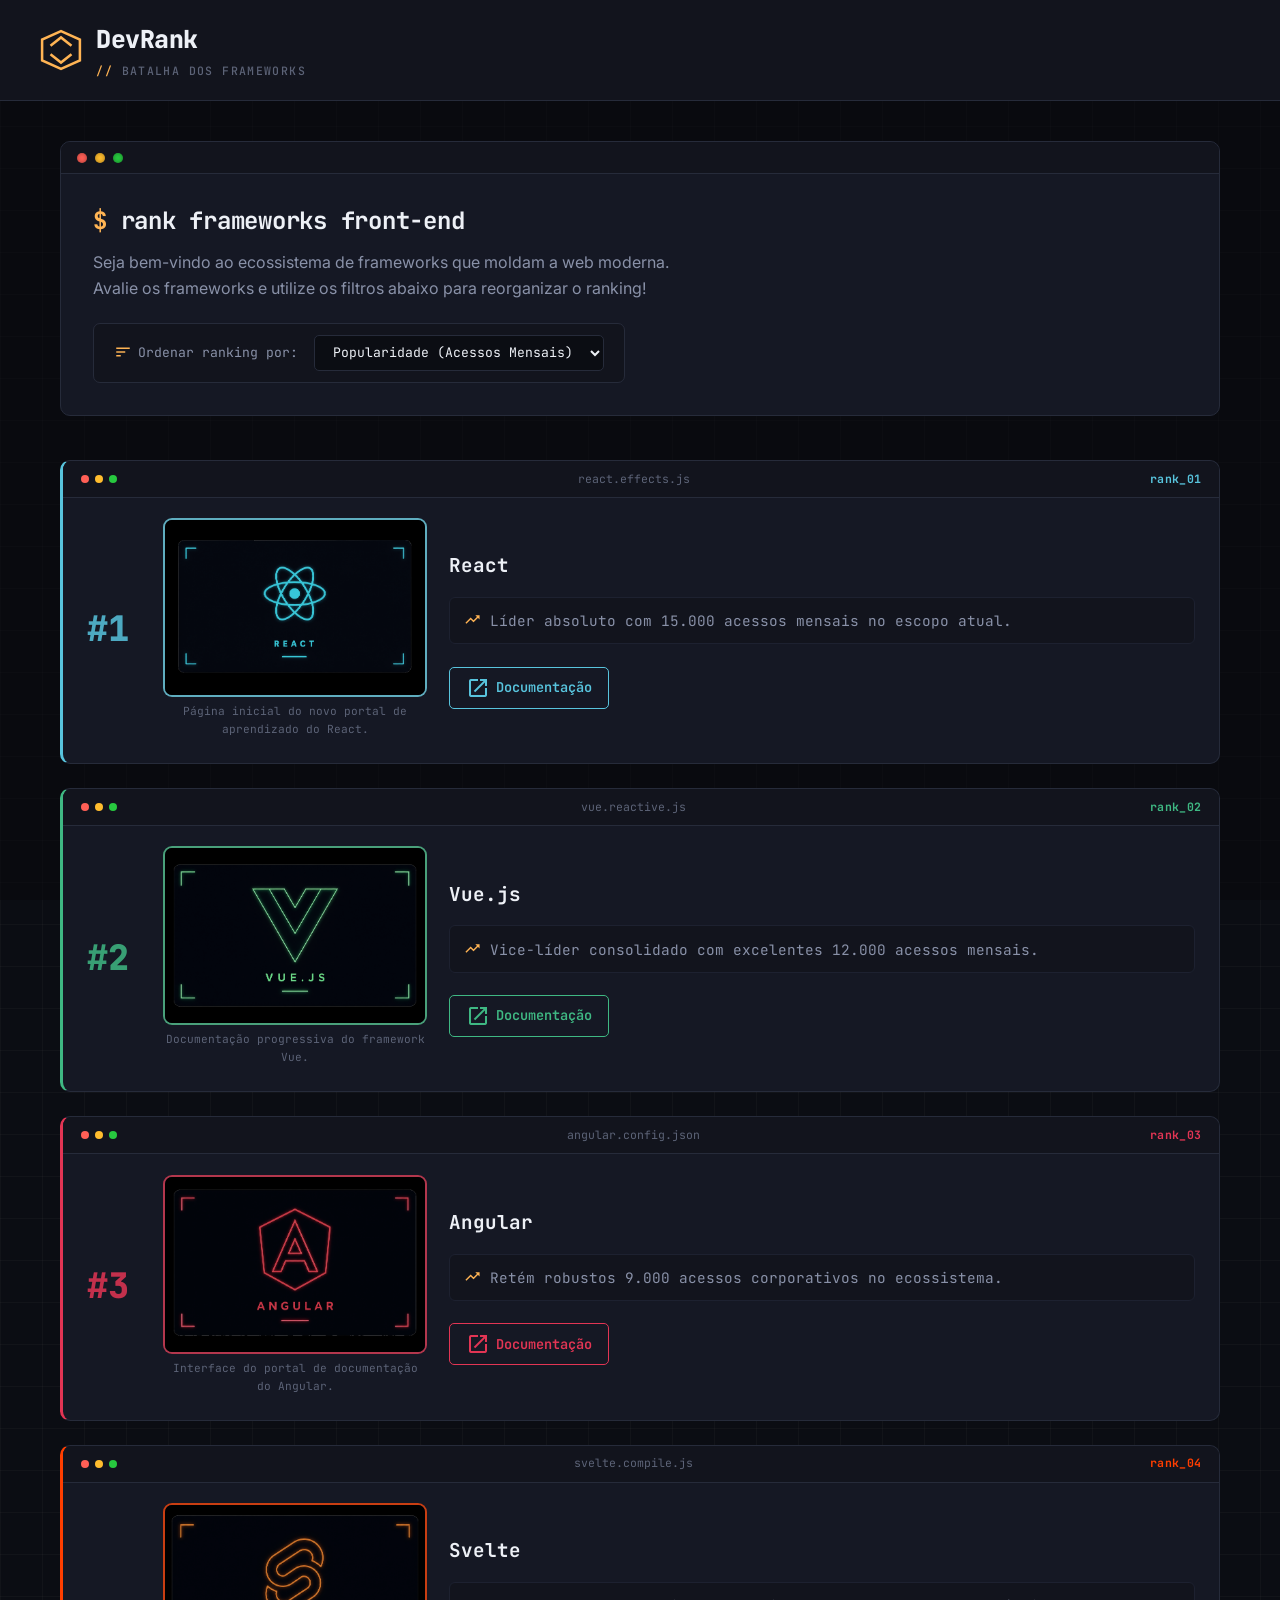
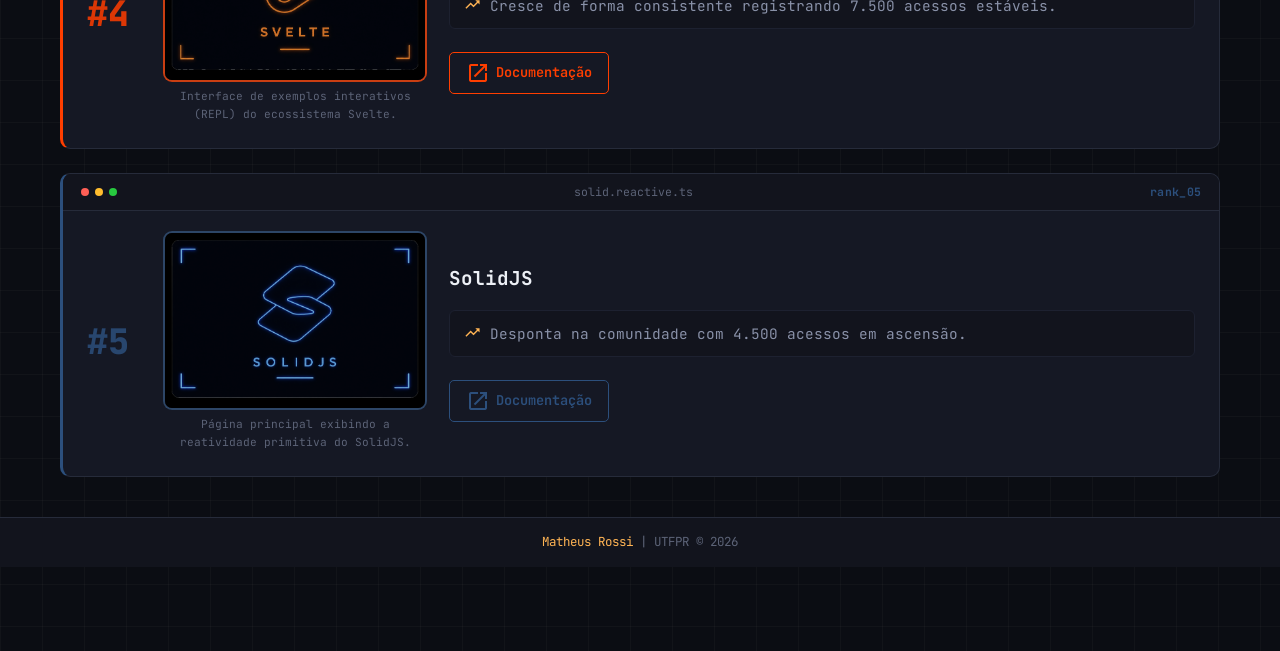
<file: index.html>
<!DOCTYPE html>
<html lang="pt-BR">
<head>
    <meta charset="UTF-8">
    <meta name="viewport" content="width=device-width, initial-scale=1.0">
    <title>DevRank - Batalha dos Frameworks Front-End</title>
    <link rel="icon" type="image/png" href="favicon-16.png">
    <link href="https://fonts.googleapis.com/icon?family=Material+Icons" rel="stylesheet">
    <link rel="preconnect" href="https://fonts.googleapis.com">
    <link rel="preconnect" href="https://fonts.gstatic.com" crossorigin>
    <link href="https://fonts.googleapis.com/css2?family=JetBrains+Mono:wght=400;500;700;800&family=Inter:wght=400;500;600;700&display=swap" rel="stylesheet">
    <link rel="stylesheet" href="style.css">
</head>
<body data-sort="views">

    <canvas id="matrix-rain" aria-hidden="true"></canvas>

    <header class="site-header">
        <div class="header-container">
            <svg class="site-logo" width="42" height="42" viewBox="0 0 100 100" xmlns="http://www.w3.org/2000/svg">
                <polygon points="50,5 95,25 95,75 50,95 5,75 5,25" fill="none" stroke="#ffb454" stroke-width="6"/>
                <polyline points="25,40 50,20 75,40" fill="none" stroke="#ffb454" stroke-width="6"/>
                <polyline points="25,60 50,80 75,60" fill="none" stroke="#ffb454" stroke-width="6"/>
            </svg>
            <h1 class="site-title">DevRank<span class="subtitle">Batalha dos Frameworks</span></h1>
        </div>
    </header>

    <main class="main-content">
        <section class="intro-section">
            <div class="console-bar">
                <span class="console-dot d1"></span>
                <span class="console-dot d2"></span>
                <span class="console-dot d3"></span>
                <span class="console-path"></span>
            </div>
            <div class="intro-body">
                <h2>rank frameworks front-end</h2>
                <p>Seja bem-vindo ao ecossistema de frameworks que moldam a web moderna. Avalie os frameworks e utilize os filtros abaixo para reorganizar o ranking!</p>

                <div class="controls-container">
                    <label for="sort-criteria"><span class="material-icons">sort</span> Ordenar ranking por:</label>
                    <select id="sort-criteria" class="sort-dropdown">
                        <option value="views" selected>Popularidade (Acessos Mensais)</option>
                        <option value="date">Data de Lançamento</option>
                        <option value="alpha">Ordem Alfabética (A-Z)</option>
                    </select>
                </div>
            </div>
        </section>

        <section id="ranking-list" class="ranking-container">

            <!-- Item 1: Angular -->
            <article class="ranking-item" data-title="Angular" data-views="9000" data-date="2016-09-14">
                <div class="item-topbar">
                    <div class="dots"><span></span><span></span><span></span></div>
                    <span class="filename">angular.config.json</span>
                    <span class="rank-tag"></span>
                </div>
                <div class="ranking-item-grid">
                    <span class="rank-badge"></span>
                    <figure class="item-media">
                        <picture>
                            <source media="(max-width: 600px)" srcset="angular-card.png">
                            <img src="angular-card.png" alt="Captura de tela da página oficial do Angular dev.">
                        </picture>
                        <figcaption>Interface do portal de documentação do Angular.</figcaption>
                    </figure>
                    <div class="item-info">
                        <h3>Angular</h3>
                        <p class="explanation exp-views"><span class="material-icons">trending_up</span> Retém robustos 9.000 acessos corporativos no ecossistema.</p>
                        <p class="explanation exp-date"><span class="material-icons">calendar_today</span> Remodelado completamente em 14/09/2016.</p>
                        <p class="explanation exp-alpha"><span class="material-icons">sort_by_alpha</span> Conquistou o topo da lista na letra A.</p>
                        <a href="https://angular.dev" target="_blank" rel="noopener" class="item-link"><span class="material-icons">launch</span> Documentação</a>
                    </div>
                </div>
            </article>

            <!-- Item 2: React -->
            <article class="ranking-item" data-title="React" data-views="15000" data-date="2013-05-29">
                <div class="item-topbar">
                    <div class="dots"><span></span><span></span><span></span></div>
                    <span class="filename">react.effects.js</span>
                    <span class="rank-tag"></span>
                </div>
                <div class="ranking-item-grid">
                    <span class="rank-badge"></span>
                    <figure class="item-media">
                        <picture>
                           <source media="(max-width: 600px)" srcset="react-card.png">
                            <img src="react-card.png" alt="Card do React">
                        </picture>
                        <figcaption>Página inicial do novo portal de aprendizado do React.</figcaption>
                    </figure>
                    <div class="item-info">
                        <h3>React</h3>
                        <p class="explanation exp-views"><span class="material-icons">trending_up</span> Líder absoluto com 15.000 acessos mensais no escopo atual.</p>
                        <p class="explanation exp-date"><span class="material-icons">calendar_today</span> Lançado na data histórica de 29/05/2013.</p>
                        <p class="explanation exp-alpha"><span class="material-icons">sort_by_alpha</span> Filtrado sob a letra R em nossa escala.</p>
                        <a href="https://react.dev" target="_blank" rel="noopener" class="item-link"><span class="material-icons">launch</span> Documentação</a>
                    </div>
                </div>
            </article>

            <!-- Item 3: SolidJS -->
            <article class="ranking-item" data-title="SolidJS" data-views="4500" data-date="2021-06-01">
                <div class="item-topbar">
                    <div class="dots"><span></span><span></span><span></span></div>
                    <span class="filename">solid.reactive.ts</span>
                    <span class="rank-tag"></span>
                </div>
                <div class="ranking-item-grid">
                    <span class="rank-badge"></span>
                    <figure class="item-media">
                        <picture>
                            <source media="(max-width: 600px)" srcset="solidjs-card.png">
                            <img src="solidjs-card.png" alt="Captura de tela da documentação do SolidJS.">
                        </picture>
                        <figcaption>Página principal exibindo a reatividade primitiva do SolidJS.</figcaption>
                    </figure>
                    <div class="item-info">
                        <h3>SolidJS</h3>
                        <p class="explanation exp-views"><span class="material-icons">trending_up</span> Desponta na comunidade com 4.500 acessos em ascensão.</p>
                        <p class="explanation exp-date"><span class="material-icons">calendar_today</span> Uma adição moderna lançada oficialmente em 01/06/2021.</p>
                        <p class="explanation exp-alpha"><span class="material-icons">sort_by_alpha</span> Classificado sob a letra S (Solid) no índice alfabético.</p>
                        <a href="https://www.solidjs.com" target="_blank" rel="noopener" class="item-link"><span class="material-icons">launch</span> Documentação</a>
                    </div>
                </div>
            </article>

            <!-- Item 4: Svelte -->
            <article class="ranking-item" data-title="Svelte" data-views="7500" data-date="2016-11-26">
                <div class="item-topbar">
                    <div class="dots"><span></span><span></span><span></span></div>
                    <span class="filename">svelte.compile.js</span>
                    <span class="rank-tag"></span>
                </div>
                <div class="ranking-item-grid">
                    <span class="rank-badge"></span>
                    <figure class="item-media">
                        <picture>
                            <source media="(max-width: 600px)" srcset="svelte-card.png">
                            <img src="svelte-card.png" alt="Captura de tela do site oficial do Svelte.">
                        </picture>
                        <figcaption>Interface de exemplos interativos (REPL) do ecossistema Svelte.</figcaption>
                    </figure>
                    <div class="item-info">
                        <h3>Svelte</h3>
                        <p class="explanation exp-views"><span class="material-icons">trending_up</span> Cresce de forma consistente registrando 7.500 acessos estáveis.</p>
                        <p class="explanation exp-date"><span class="material-icons">calendar_today</span> Lançado em sua primeira versão conceitual em 26/11/2016.</p>
                        <p class="explanation exp-alpha"><span class="material-icons">sort_by_alpha</span> Organizado sob a letra S em nossa listagem sequencial.</p>
                        <a href="https://svelte.dev" target="_blank" rel="noopener" class="item-link"><span class="material-icons">launch</span> Documentação</a>
                    </div>
                </div>
            </article>

            <!-- Item 5: VueJS -->
            <article class="ranking-item" data-title="VueJS" data-views="12000" data-date="2014-02-03">
                <div class="item-topbar">
                    <div class="dots"><span></span><span></span><span></span></div>
                    <span class="filename">vue.reactive.js</span>
                    <span class="rank-tag"></span>
                </div>
                <div class="ranking-item-grid">
                    <span class="rank-badge"></span>
                    <figure class="item-media">
                        <picture>
                            <source media="(max-width: 600px)" srcset="vue-card.png">
                            <img src="vue-card.png" alt="Captura de tela do site oficial do Vue.js.">
                        </picture>
                        <figcaption>Documentação progressiva do framework Vue.</figcaption>
                    </figure>
                    <div class="item-info">
                        <h3>Vue.js</h3>
                        <p class="explanation exp-views"><span class="material-icons">trending_up</span> Vice-líder consolidado com excelentes 12.000 acessos mensais.</p>
                        <p class="explanation exp-date"><span class="material-icons">calendar_today</span> Criado e disponibilizado publicamente em 03/02/2014.</p>
                        <p class="explanation exp-alpha"><span class="material-icons">sort_by_alpha</span> Filtrado sob a letra V em nossa escala final.</p>
                        <a href="https://vuejs.org" target="_blank" rel="noopener" class="item-link"><span class="material-icons">launch</span> Documentação</a>
                    </div>
                </div>
            </article>

        </section>
    </main>

    <footer class="site-footer">
        <p><span class="prompt">Matheus Rossi</span> | UTFPR © 2026</p>
    </footer>

    <script>
        (() => {
            const canvas = document.getElementById("matrix-rain");
            const ctx = canvas.getContext("2d");
            const prefersReduced = window.matchMedia("(prefers-reduced-motion: reduce)").matches;

            const fontSize = 15;
            const glyphs = "01{}[]()<>/\\;:.,+-*=!@#$%^&_~ABCDEFGHIJKLMNOPQRSTUVWXYZ";
            let columns = 0;
            let drops = [];

            function setup() {
                canvas.width = window.innerWidth;
                canvas.height = window.innerHeight;
                columns = Math.floor(canvas.width / fontSize);
                drops = new Array(columns).fill(0).map(() => Math.random() * -80);
            }

            function draw() {
                ctx.fillStyle = "rgba(11, 13, 19, 0.14)";
                ctx.fillRect(0, 0, canvas.width, canvas.height);

                ctx.font = fontSize + 'px "JetBrains Mono", monospace';
                ctx.lineWidth = 0.7;

                for (let i = 0; i < columns; i++) {
                    const glyph = glyphs[Math.floor(Math.random() * glyphs.length)];
                    const x = i * fontSize;
                    const y = drops[i] * fontSize;

                    ctx.strokeStyle = "rgba(180, 188, 210, 0.4)";
                    ctx.strokeText(glyph, x, y);

                    ctx.fillStyle = "#000000";
                    ctx.fillText(glyph, x, y);

                    if (drops[i] * fontSize > canvas.height && Math.random() > 0.975) {
                        drops[i] = 0;
                    }
                    drops[i]++;
                }
            }

            setup();
            window.addEventListener("resize", setup);

            if (!prefersReduced) {
                setInterval(draw, 55);
            } else {
                ctx.fillStyle = "#0b0d13";
                ctx.fillRect(0, 0, canvas.width, canvas.height);
            }
        })();

        document.addEventListener("DOMContentLoaded", () => {
            const select = document.getElementById("sort-criteria");
            const container = document.getElementById("ranking-list");

            function sortItems(criterion) {
                const items = Array.from(container.querySelectorAll(".ranking-item"));

                items.sort((a, b) => {
                    if (criterion === "alpha") {
                        return a.getAttribute("data-title").localeCompare(b.getAttribute("data-title"));
                    }
                    if (criterion === "views") {
                        return parseInt(b.getAttribute("data-views")) - parseInt(a.getAttribute("data-views"));
                    }
                    if (criterion === "date") {
                        return new Date(b.getAttribute("data-date")) - new Date(a.getAttribute("data-date"));
                    }
                });

                items.forEach(item => container.appendChild(item));
                document.body.setAttribute("data-sort", criterion);
            }

            select.addEventListener("change", (e) => sortItems(e.target.value));
            sortItems(select.value);
        });
    </script>
</body>
</html>
</file>
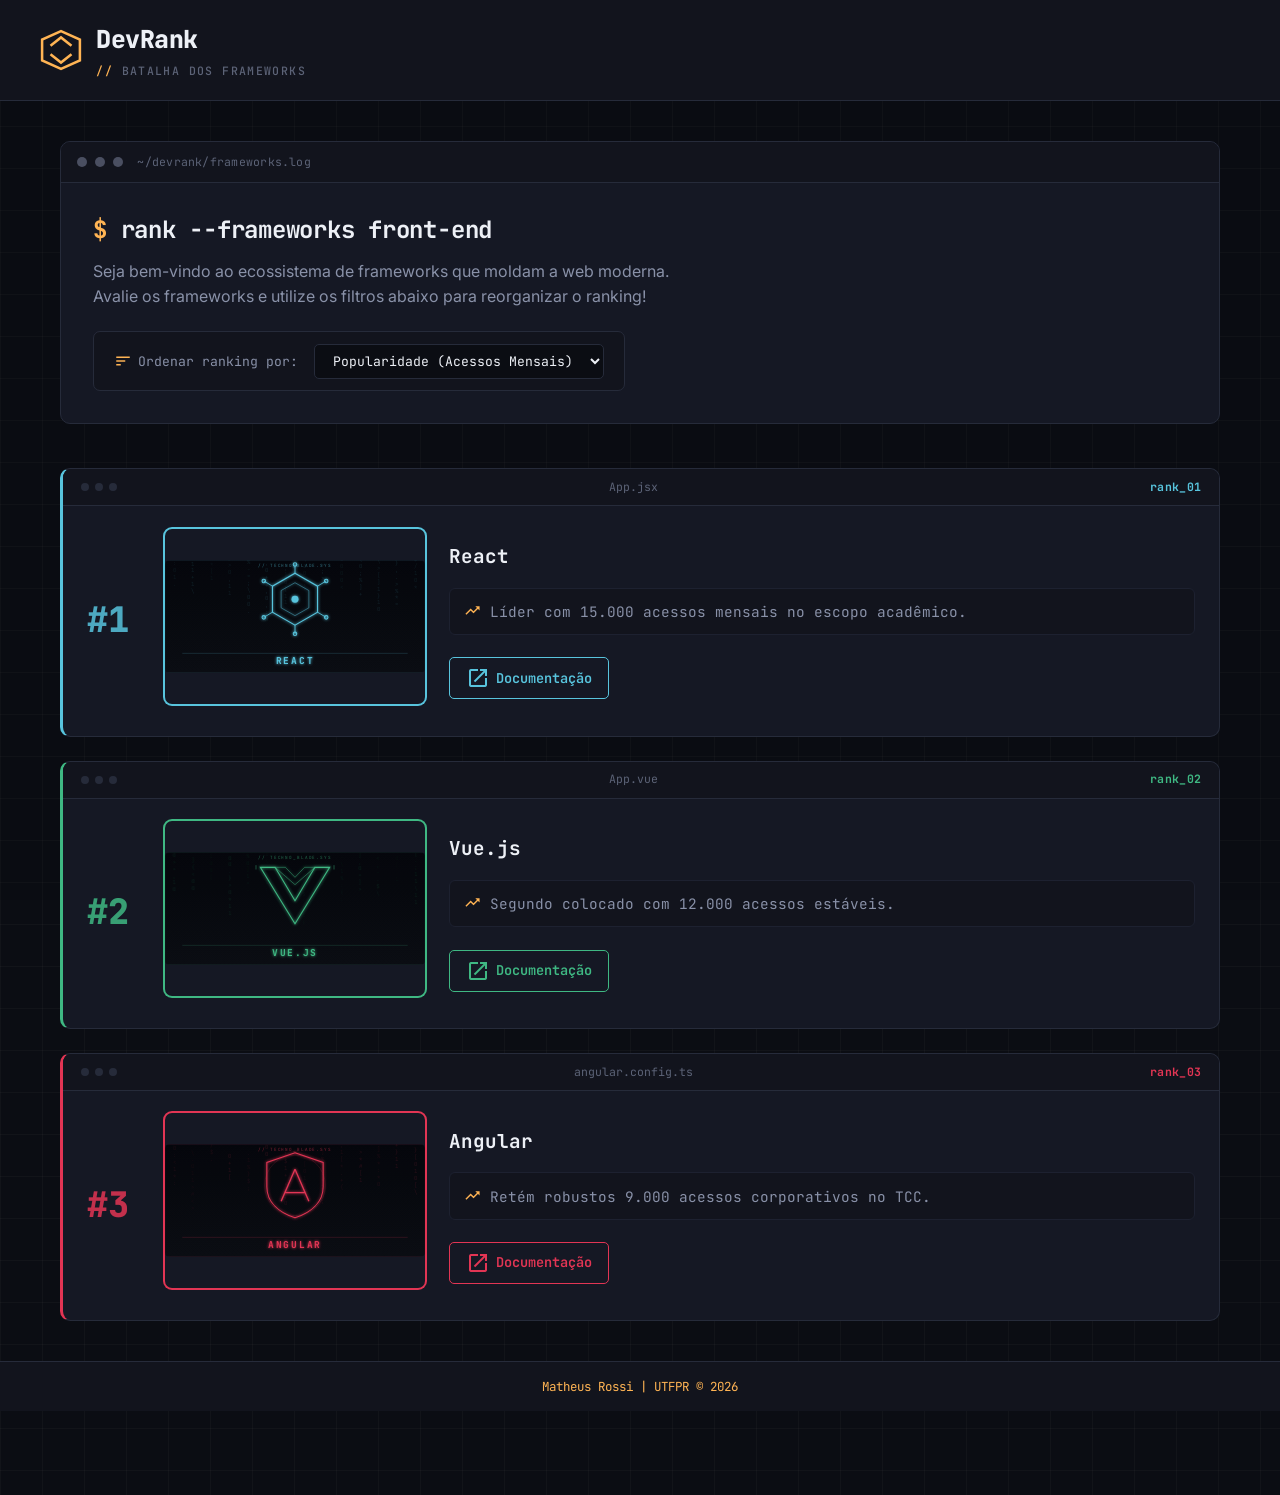
<file: index.html.html>
<!DOCTYPE html>
<html lang="pt-BR">
<head>
    <meta charset="UTF-8">
    <meta name="viewport" content="width=device-width, initial-scale=1.0">
    <title>DevRank - Batalha dos Frameworks Front-End</title>
    <link href="https://fonts.googleapis.com/icon?family=Material+Icons" rel="stylesheet">
    <link rel="preconnect" href="https://fonts.googleapis.com">
    <link rel="preconnect" href="https://fonts.gstatic.com" crossorigin>
    <link href="https://fonts.googleapis.com/css2?family=JetBrains+Mono:wght@400;500;700;800&family=Inter:wght@400;500;600;700&display=swap" rel="stylesheet">
    <style>
        :root {
            /* -- base tokens: tema "editor de código" -- */
            --bg: #0b0d13;
            --bg-grid-line: rgba(255,255,255,0.028);
            --panel: #151824;
            --panel-alt: #12141d;
            --hairline: #262b3a;
            --hairline-soft: #1d2130;
            --text-primary: #edf0f6;
            --text-secondary: #8991a8;
            --text-muted: #5c6377;
            --ui-accent: #ffb454;
            --ui-accent-dim: rgba(255, 180, 84, 0.14);

            /* -- cores de marca: uma por framework, usadas nos próprios cards -- */
            --angular: #e23554;
            --react: #58c4dd;
            --vue: #3fb883;

            --font-mono: 'JetBrains Mono', 'Consolas', monospace;
            --font-sans: 'Inter', 'Segoe UI', Tahoma, sans-serif;
        }

        * { box-sizing: border-box; margin: 0; padding: 0; }

        body {
            background-color: var(--bg);
            background-image:
                linear-gradient(var(--bg-grid-line) 1px, transparent 1px),
                linear-gradient(90deg, var(--bg-grid-line) 1px, transparent 1px);
            background-size: 42px 42px;
            color: var(--text-primary);
            font-family: var(--font-sans);
            line-height: 1.6;
            padding-bottom: 84px;
        }

        /* ================= HEADER ================= */
        .site-header {
            background-color: var(--panel-alt);
            border-bottom: 1px solid var(--hairline);
            padding: 1.25rem 1.5rem;
            position: sticky;
            top: 0;
            z-index: 100;
        }

        .header-container {
            max-width: 1200px;
            margin: 0 auto;
            display: flex;
            align-items: center;
            gap: 0.9rem;
        }

        .site-logo { transition: transform 0.3s ease; flex-shrink: 0; }
        .site-logo:hover { transform: rotate(15deg); }

        .site-title {
            font-family: var(--font-mono);
            font-size: 1.55rem;
            font-weight: 800;
            letter-spacing: -0.02em;
        }
        .site-title .subtitle {
            display: block;
            color: var(--text-muted);
            font-size: 0.72rem;
            font-weight: 500;
            letter-spacing: 0.12em;
            text-transform: uppercase;
            margin-top: 0.15rem;
        }
        .site-title .subtitle::before { content: "// "; color: var(--ui-accent); }

        /* ================= LAYOUT ================= */
        .main-content { max-width: 1200px; margin: 2.5rem auto; padding: 0 1.25rem; }

        .intro-section {
            background: var(--panel);
            padding: 0;
            border-radius: 10px;
            margin-bottom: 2.75rem;
            border: 1px solid var(--hairline);
            overflow: hidden;
        }

        .console-bar {
            display: flex;
            align-items: center;
            gap: 0.5rem;
            padding: 0.65rem 1rem;
            background: var(--panel-alt);
            border-bottom: 1px solid var(--hairline);
        }
        .console-dot { width: 10px; height: 10px; border-radius: 50%; background: var(--hairline); }
        .console-dot.d1 { background: #4a4f61; }
        .console-dot.d2 { background: #4a4f61; }
        .console-dot.d3 { background: #4a4f61; }
        .console-path {
            font-family: var(--font-mono);
            font-size: 0.72rem;
            color: var(--text-muted);
            margin-left: 0.4rem;
            letter-spacing: 0.02em;
        }

        .intro-body { padding: 1.75rem 2rem 2rem; }
        .intro-body h2 {
            font-family: var(--font-mono);
            font-size: 1.5rem;
            font-weight: 700;
            letter-spacing: -0.01em;
            margin-bottom: 0.6rem;
        }
        .intro-body h2::before { content: "$ "; color: var(--ui-accent); }
        .intro-body > p { color: var(--text-secondary); max-width: 62ch; }

        .controls-container {
            display: inline-flex;
            align-items: center;
            gap: 1rem;
            background-color: var(--panel-alt);
            border: 1px solid var(--hairline);
            padding: 0.7rem 1.25rem;
            border-radius: 7px;
            margin-top: 1.35rem;
        }
        .controls-container label {
            font-family: var(--font-mono);
            font-size: 0.82rem;
            color: var(--text-secondary);
            display: inline-flex;
            align-items: center;
            gap: 0.4rem;
        }
        .controls-container .material-icons { font-size: 1.1rem; color: var(--ui-accent); }

        .sort-dropdown {
            background-color: var(--bg);
            color: var(--text-primary);
            font-family: var(--font-mono);
            font-size: 0.82rem;
            border: 1px solid var(--hairline);
            padding: 0.45rem 0.85rem;
            border-radius: 5px;
            cursor: pointer;
        }
        .sort-dropdown:focus-visible,
        .item-link:focus-visible {
            outline: 2px solid var(--ui-accent);
            outline-offset: 2px;
        }

        .explanation {
            display: none;
            align-items: center;
            gap: 0.55rem;
            color: var(--text-secondary);
            background-color: var(--panel-alt);
            border: 1px solid var(--hairline-soft);
            padding: 0.7rem 0.9rem;
            border-radius: 6px;
            margin: 1rem 0;
            font-size: 0.9rem;
            font-family: var(--font-mono);
        }
        .explanation .material-icons { font-size: 1.05rem; color: var(--ui-accent); }
        body[data-sort="views"] .exp-views { display: flex; }
        body[data-sort="date"] .exp-date { display: flex; }
        body[data-sort="alpha"] .exp-alpha { display: flex; }

        /* ================= RANKING ================= */
        .ranking-container { counter-reset: ranking-counter; display: flex; flex-direction: column; gap: 1.5rem; }

        .ranking-item {
            counter-increment: ranking-counter;
            background-color: var(--panel);
            border-radius: 10px;
            border: 1px solid var(--hairline);
            border-left: 3px solid var(--card-accent, var(--hairline));
            overflow: hidden;
            transition: border-color 0.2s ease, transform 0.2s ease;
        }
        .ranking-item:hover { transform: translateY(-2px); }

        /* mini barra de "janela de editor", ecoando o estilo das imagens */
        .item-topbar {
            grid-column: 1 / -1;
            display: flex;
            align-items: center;
            justify-content: space-between;
            padding: 0.55rem 1.1rem;
            background: var(--panel-alt);
            border-bottom: 1px solid var(--hairline);
        }
        .item-topbar .dots { display: flex; gap: 0.4rem; }
        .item-topbar .dots span { width: 8px; height: 8px; border-radius: 50%; background: var(--hairline); }
        .item-topbar .filename {
            font-family: var(--font-mono);
            font-size: 0.72rem;
            color: var(--text-muted);
        }
        .item-topbar .rank-tag {
            font-family: var(--font-mono);
            font-size: 0.72rem;
            font-weight: 700;
            color: var(--card-accent, var(--text-muted));
            letter-spacing: 0.03em;
        }
        .item-topbar .rank-tag::before { content: "rank_" counter(ranking-counter, decimal-leading-zero); }

        .ranking-item-grid {
            padding: 1.4rem 1.5rem 1.5rem;
            display: grid;
            grid-template-columns: auto 260px 1fr;
            gap: 1.5rem;
            align-items: center;
        }

        .rank-badge { width: 54px; flex-shrink: 0; }
        .rank-badge::before {
            content: "#" counter(ranking-counter);
            font-family: var(--font-mono);
            font-size: 2.2rem;
            font-weight: 800;
            color: var(--card-accent, #333a4d);
            opacity: 0.85;
            display: block;
        }

        /* cores por framework — persistem independente da ordenação */
        .ranking-item[data-title="Angular"] { --card-accent: var(--angular); }
        .ranking-item[data-title="React"]   { --card-accent: var(--react); }
        .ranking-item[data-title="VueJS"]   { --card-accent: var(--vue); }

        .ranking-item[data-title="Angular"] .item-media img,
        .ranking-item[data-title="Angular"] .item-media svg { box-shadow: 0 0 0 2px var(--angular); }
        .ranking-item[data-title="React"] .item-media img,
        .ranking-item[data-title="React"] .item-media svg   { box-shadow: 0 0 0 2px var(--react); }
        .ranking-item[data-title="VueJS"] .item-media img,
        .ranking-item[data-title="VueJS"] .item-media svg    { box-shadow: 0 0 0 2px var(--vue); }

        .item-media img,
        .item-media svg {
            width: 100%;
            height: 175px;
            border-radius: 7px;
            display: block;
            object-fit: cover;
        }
        .item-media svg:hover { filter: brightness(1.12); }
        .item-media figcaption {
            font-family: var(--font-mono);
            font-size: 0.7rem;
            color: var(--text-muted);
            text-align: center;
            margin-top: 0.5rem;
        }

        .item-info h3 {
            font-family: var(--font-mono);
            font-size: 1.2rem;
            font-weight: 700;
            margin-bottom: 0.5rem;
        }

        .item-link:link {
            color: var(--card-accent, var(--ui-accent));
            text-decoration: none;
            display: inline-flex;
            align-items: center;
            gap: 0.4rem;
            font-family: var(--font-mono);
            font-size: 0.85rem;
            font-weight: 600;
            border: 1px solid var(--card-accent, var(--ui-accent));
            padding: 0.5rem 1rem;
            border-radius: 5px;
            transition: all 0.2s;
            margin-top: 0.4rem;
        }
        .item-link:visited { color: var(--card-accent, var(--ui-accent)); }
        .item-link:hover { color: var(--bg); background-color: var(--card-accent, var(--ui-accent)); }
        .item-link:active { transform: scale(0.98); }

        /* ================= FOOTER ================= */
        .site-footer {
            background-color: var(--panel-alt);
            border-top: 1px solid var(--hairline);
            padding: 0.9rem;
            text-align: center;
            position: fixed;
            bottom: 0;
            width: 100%;
            font-family: var(--font-mono);
            font-size: 0.78rem;
            color: var(--text-muted);
        }
        .site-footer .prompt { color: var(--ui-accent); }

        @media (max-width: 850px) {
            .ranking-item-grid { grid-template-columns: auto 1fr; }
            .item-media { grid-column: 1 / -1; max-width: 400px; margin: 0 auto; }
            .item-info { grid-column: 1 / -1; }
        }

        @media (prefers-reduced-motion: reduce) {
            .ranking-item, .site-logo { transition: none; }
        }

        /* ================= CHUVA DE CARACTERES (fundo) ================= */
        #matrix-rain {
            position: fixed;
            inset: 0;
            width: 100vw;
            height: 100vh;
            z-index: 0;
            pointer-events: none;
        }

        .site-header, .main-content, .site-footer {
            position: relative;
            z-index: 1;
        }
    </style>
</head>
<body data-sort="views">

    <canvas id="matrix-rain" aria-hidden="true"></canvas>

    <header class="site-header">
        <div class="header-container">
            <svg class="site-logo" width="42" height="42" viewBox="0 0 100 100" xmlns="http://www.w3.org/2000/svg">
                <polygon points="50,5 95,25 95,75 50,95 5,75 5,25" fill="none" stroke="#ffb454" stroke-width="6"/>
                <polyline points="25,40 50,20 75,40" fill="none" stroke="#ffb454" stroke-width="6"/>
                <polyline points="25,60 50,80 75,60" fill="none" stroke="#ffb454" stroke-width="6"/>
            </svg>
            <h1 class="site-title">DevRank<span class="subtitle">Batalha dos Frameworks</span></h1>
        </div>
    </header>

    <main class="main-content">
        <section class="intro-section">
            <div class="console-bar">
                <span class="console-dot d1"></span>
                <span class="console-dot d2"></span>
                <span class="console-dot d3"></span>
                <span class="console-path">~/devrank/frameworks.log</span>
            </div>
            <div class="intro-body">
                <h2>rank --frameworks front-end</h2>
                <p>Seja bem-vindo ao ecossistema de frameworks que moldam a web moderna. Avalie os frameworks e utilize os filtros abaixo para reorganizar o ranking!</p>

                <div class="controls-container">
                    <label for="sort-criteria"><span class="material-icons">sort</span> Ordenar ranking por:</label>
                    <select id="sort-criteria" class="sort-dropdown">
                        <option value="views" selected>Popularidade (Acessos Mensais)</option>
                        <option value="date">Data de Lançamento</option>
                        <option value="alpha">Ordem Alfabética (A-Z)</option>
                    </select>
                </div>
            </div>
        </section>

        <section id="ranking-list" class="ranking-container">

            <!-- Item 1: Angular -->
            <article class="ranking-item" data-title="Angular" data-views="9000" data-date="2016-09-14">
                <div class="item-topbar">
                    <div class="dots"><span></span><span></span><span></span></div>
                    <span class="filename">angular.config.ts</span>
                    <span class="rank-tag"></span>
                </div>
                <div class="ranking-item-grid">
                    <span class="rank-badge"></span>
                    <figure class="item-media">
                        <picture>
<svg viewBox="0 0 600 260" xmlns="http://www.w3.org/2000/svg" role="img" aria-label="Emblema cyberpunk do Angular estilo Matrix">
  <defs>
    <linearGradient id="bg-e23554" x1="0" y1="0" x2="0" y2="1">
      <stop offset="0%" stop-color="#05070c"/>
      <stop offset="100%" stop-color="#0b0d13"/>
    </linearGradient>
    <filter id="glow-e23554" x="-60%" y="-60%" width="220%" height="220%">
      <feGaussianBlur stdDeviation="4" result="blur"/>
      <feMerge>
        <feMergeNode in="blur"/>
        <feMergeNode in="SourceGraphic"/>
      </feMerge>
    </filter>
    <clipPath id="clip-e23554"><rect x="0" y="0" width="600" height="260" rx="10"/></clipPath>
  </defs>
  <g clip-path="url(#clip-e23554)">
    <rect x="0" y="0" width="600" height="260" fill="url(#bg-e23554)"/>
    <rect x="0" y="0" width="600" height="260" fill="none" stroke="#e23554" stroke-opacity="0.25" stroke-width="1"/>
    <g opacity="0.9"><text x="21" y="-9" class="rain" fill="#e23554" opacity="0.12" font-size="13" font-family="JetBrains Mono, monospace" text-anchor="middle"><tspan x="21" dy="16">0</tspan><tspan x="21" dy="16">:</tspan><tspan x="21" dy="16"><</tspan><tspan x="21" dy="16">1</tspan><tspan x="21" dy="16">*</tspan><tspan x="21" dy="16">:</tspan><animateTransform attributeName="transform" type="translate" from="0 0" to="0 26" dur="5.9s" repeatCount="indefinite"/></text>
<text x="64" y="-1" class="rain" fill="#e23554" opacity="0.08" font-size="13" font-family="JetBrains Mono, monospace" text-anchor="middle"><tspan x="64" dy="16">\</tspan><tspan x="64" dy="16">.</tspan><tspan x="64" dy="16">0</tspan><tspan x="64" dy="16">1</tspan><tspan x="64" dy="16">1</tspan><tspan x="64" dy="16">></tspan><tspan x="64" dy="16">#</tspan><tspan x="64" dy="16"><</tspan><tspan x="64" dy="16">></tspan><animateTransform attributeName="transform" type="translate" from="0 0" to="0 26" dur="4.8s" repeatCount="indefinite"/></text>
<text x="107" y="-32" class="rain" fill="#e23554" opacity="0.12" font-size="13" font-family="JetBrains Mono, monospace" text-anchor="middle"><tspan x="107" dy="16">0</tspan><tspan x="107" dy="16">/</tspan><tspan x="107" dy="16">$</tspan><tspan x="107" dy="16">.</tspan><animateTransform attributeName="transform" type="translate" from="0 0" to="0 26" dur="7.4s" repeatCount="indefinite"/></text>
<text x="149" y="9" class="rain" fill="#e23554" opacity="0.2" font-size="13" font-family="JetBrains Mono, monospace" text-anchor="middle"><tspan x="149" dy="16">0</tspan><tspan x="149" dy="16">+</tspan><tspan x="149" dy="16">1</tspan><tspan x="149" dy="16">[</tspan><animateTransform attributeName="transform" type="translate" from="0 0" to="0 26" dur="6.1s" repeatCount="indefinite"/></text>
<text x="192" y="-2" class="rain" fill="#e23554" opacity="0.11" font-size="13" font-family="JetBrains Mono, monospace" text-anchor="middle"><tspan x="192" dy="16">.</tspan><tspan x="192" dy="16">1</tspan><tspan x="192" dy="16">%</tspan><tspan x="192" dy="16">}</tspan><tspan x="192" dy="16">$</tspan><tspan x="192" dy="16">;</tspan><animateTransform attributeName="transform" type="translate" from="0 0" to="0 26" dur="3.8s" repeatCount="indefinite"/></text>
<text x="235" y="-33" class="rain" fill="#e23554" opacity="0.21" font-size="13" font-family="JetBrains Mono, monospace" text-anchor="middle"><tspan x="235" dy="16">;</tspan><tspan x="235" dy="16">0</tspan><tspan x="235" dy="16">0</tspan><animateTransform attributeName="transform" type="translate" from="0 0" to="0 26" dur="3.5s" repeatCount="indefinite"/></text>
<text x="278" y="3" class="rain" fill="#e23554" opacity="0.17" font-size="13" font-family="JetBrains Mono, monospace" text-anchor="middle"><tspan x="278" dy="16">1</tspan><tspan x="278" dy="16">$</tspan><tspan x="278" dy="16">1</tspan><tspan x="278" dy="16">+</tspan><tspan x="278" dy="16">,</tspan><tspan x="278" dy="16">;</tspan><tspan x="278" dy="16">,</tspan><tspan x="278" dy="16">0</tspan><animateTransform attributeName="transform" type="translate" from="0 0" to="0 26" dur="5.0s" repeatCount="indefinite"/></text>
<text x="321" y="-8" class="rain" fill="#e23554" opacity="0.1" font-size="13" font-family="JetBrains Mono, monospace" text-anchor="middle"><tspan x="321" dy="16">#</tspan><tspan x="321" dy="16">1</tspan><tspan x="321" dy="16">[</tspan><tspan x="321" dy="16">0</tspan><tspan x="321" dy="16">1</tspan><tspan x="321" dy="16">0</tspan><tspan x="321" dy="16">}</tspan><tspan x="321" dy="16">1</tspan><animateTransform attributeName="transform" type="translate" from="0 0" to="0 26" dur="4.3s" repeatCount="indefinite"/></text>
<text x="364" y="-1" class="rain" fill="#e23554" opacity="0.15" font-size="13" font-family="JetBrains Mono, monospace" text-anchor="middle"><tspan x="364" dy="16">]</tspan><tspan x="364" dy="16">%</tspan><tspan x="364" dy="16">}</tspan><tspan x="364" dy="16">.</tspan><tspan x="364" dy="16">=</tspan><tspan x="364" dy="16">1</tspan><tspan x="364" dy="16">[</tspan><tspan x="364" dy="16">;</tspan><animateTransform attributeName="transform" type="translate" from="0 0" to="0 26" dur="5.0s" repeatCount="indefinite"/></text>
<text x="407" y="-21" class="rain" fill="#e23554" opacity="0.13" font-size="13" font-family="JetBrains Mono, monospace" text-anchor="middle"><tspan x="407" dy="16">,</tspan><tspan x="407" dy="16">1</tspan><tspan x="407" dy="16">[</tspan><tspan x="407" dy="16">*</tspan><tspan x="407" dy="16">.</tspan><tspan x="407" dy="16">+</tspan><tspan x="407" dy="16">{</tspan><animateTransform attributeName="transform" type="translate" from="0 0" to="0 26" dur="3.6s" repeatCount="indefinite"/></text>
<text x="450" y="-3" class="rain" fill="#e23554" opacity="0.19" font-size="13" font-family="JetBrains Mono, monospace" text-anchor="middle"><tspan x="450" dy="16">></tspan><tspan x="450" dy="16">*</tspan><tspan x="450" dy="16">#</tspan><tspan x="450" dy="16">[</tspan><tspan x="450" dy="16">1</tspan><animateTransform attributeName="transform" type="translate" from="0 0" to="0 26" dur="4.6s" repeatCount="indefinite"/></text>
<text x="492" y="-7" class="rain" fill="#e23554" opacity="0.13" font-size="13" font-family="JetBrains Mono, monospace" text-anchor="middle"><tspan x="492" dy="16">]</tspan><tspan x="492" dy="16">%</tspan><tspan x="492" dy="16">*</tspan><tspan x="492" dy="16">:</tspan><tspan x="492" dy="16">*</tspan><tspan x="492" dy="16">0</tspan><animateTransform attributeName="transform" type="translate" from="0 0" to="0 26" dur="6.2s" repeatCount="indefinite"/></text>
<text x="535" y="-21" class="rain" fill="#e23554" opacity="0.19" font-size="13" font-family="JetBrains Mono, monospace" text-anchor="middle"><tspan x="535" dy="16">+</tspan><tspan x="535" dy="16">}</tspan><tspan x="535" dy="16">1</tspan><tspan x="535" dy="16">1</tspan><animateTransform attributeName="transform" type="translate" from="0 0" to="0 26" dur="3.9s" repeatCount="indefinite"/></text>
<text x="578" y="-3" class="rain" fill="#e23554" opacity="0.2" font-size="13" font-family="JetBrains Mono, monospace" text-anchor="middle"><tspan x="578" dy="16">}</tspan><tspan x="578" dy="16">[</tspan><tspan x="578" dy="16">0</tspan><tspan x="578" dy="16">1</tspan><tspan x="578" dy="16">0</tspan><tspan x="578" dy="16">[</tspan><tspan x="578" dy="16">\</tspan><animateTransform attributeName="transform" type="translate" from="0 0" to="0 26" dur="7.0s" repeatCount="indefinite"/></text></g>
    <rect x="0" y="0" width="600" height="260" fill="url(#bg-e23554)" opacity="0.15"/>
    <g transform="translate(150,-20)">
    <g filter="url(#glow-e23554)" stroke="#e23554" fill="none" stroke-width="2.5">
      <path d="M150 40 L215 62 L215 118 C215 155 185 178 150 190 C115 178 85 155 85 118 L85 62 Z"/>
      <path d="M150 78 L182 152 M150 78 L118 152 M128 132 L172 132" stroke-width="3"/>
    </g>
    <circle cx="150" cy="115" r="70" fill="none" stroke="#e23554" stroke-width="1" opacity="0.35"/>
    </g>
    <line x1="40" y1="215" x2="560" y2="215" stroke="#e23554" stroke-opacity="0.4" stroke-width="1"/>
    <text x="300" y="240" text-anchor="middle" font-family="JetBrains Mono, monospace"
          font-size="22" font-weight="700" fill="#e23554" filter="url(#glow-e23554)"
          letter-spacing="4">ANGULAR</text>
    <text x="300" y="16" text-anchor="middle" font-family="JetBrains Mono, monospace"
          font-size="10" fill="#e23554" opacity="0.55" letter-spacing="2">// TECHNO_BLADE.SYS</text>
  </g>
</svg>
</picture>
                        <figcaption></figcaption>
                    </figure>
                    <div class="item-info">
                        <h3>Angular</h3>
                        <p class="explanation exp-views"><span class="material-icons">trending_up</span> Retém robustos 9.000 acessos corporativos no TCC.</p>
                        <p class="explanation exp-date"><span class="material-icons">calendar_today</span> Remodelado completamente em 14/09/2016.</p>
                        <p class="explanation exp-alpha"><span class="material-icons">sort_by_alpha</span> Conquistou o topo da lista na letra A.</p>
                        <a href="https://angular.dev" target="_blank" rel="noopener" class="item-link"><span class="material-icons">launch</span> Documentação</a>
                    </div>
                </div>
            </article>

            <!-- Item 2: React -->
            <article class="ranking-item" data-title="React" data-views="15000" data-date="2013-05-29">
                <div class="item-topbar">
                    <div class="dots"><span></span><span></span><span></span></div>
                    <span class="filename">App.jsx</span>
                    <span class="rank-tag"></span>
                </div>
                <div class="ranking-item-grid">
                    <span class="rank-badge"></span>
                    <figure class="item-media">
                        <picture>
<svg viewBox="0 0 600 260" xmlns="http://www.w3.org/2000/svg" role="img" aria-label="Emblema cyberpunk do React estilo Matrix">
  <defs>
    <linearGradient id="bg-58c4dd" x1="0" y1="0" x2="0" y2="1">
      <stop offset="0%" stop-color="#05070c"/>
      <stop offset="100%" stop-color="#0b0d13"/>
    </linearGradient>
    <filter id="glow-58c4dd" x="-60%" y="-60%" width="220%" height="220%">
      <feGaussianBlur stdDeviation="4" result="blur"/>
      <feMerge>
        <feMergeNode in="blur"/>
        <feMergeNode in="SourceGraphic"/>
      </feMerge>
    </filter>
    <clipPath id="clip-58c4dd"><rect x="0" y="0" width="600" height="260" rx="10"/></clipPath>
  </defs>
  <g clip-path="url(#clip-58c4dd)">
    <rect x="0" y="0" width="600" height="260" fill="url(#bg-58c4dd)"/>
    <rect x="0" y="0" width="600" height="260" fill="none" stroke="#58c4dd" stroke-opacity="0.25" stroke-width="1"/>
    <g opacity="0.9"><text x="21" y="-28" class="rain" fill="#58c4dd" opacity="0.11" font-size="13" font-family="JetBrains Mono, monospace" text-anchor="middle"><tspan x="21" dy="16">0</tspan><tspan x="21" dy="16">:</tspan><tspan x="21" dy="16">0</tspan><tspan x="21" dy="16">1</tspan><tspan x="21" dy="16">.</tspan><animateTransform attributeName="transform" type="translate" from="0 0" to="0 26" dur="5.3s" repeatCount="indefinite"/></text>
<text x="64" y="-27" class="rain" fill="#58c4dd" opacity="0.16" font-size="13" font-family="JetBrains Mono, monospace" text-anchor="middle"><tspan x="64" dy="16">1</tspan><tspan x="64" dy="16">1</tspan><tspan x="64" dy="16">1</tspan><tspan x="64" dy="16">+</tspan><tspan x="64" dy="16">1</tspan><tspan x="64" dy="16">\</tspan><animateTransform attributeName="transform" type="translate" from="0 0" to="0 26" dur="5.8s" repeatCount="indefinite"/></text>
<text x="107" y="-13" class="rain" fill="#58c4dd" opacity="0.08" font-size="13" font-family="JetBrains Mono, monospace" text-anchor="middle"><tspan x="107" dy="16">*</tspan><tspan x="107" dy="16">[</tspan><tspan x="107" dy="16">1</tspan><animateTransform attributeName="transform" type="translate" from="0 0" to="0 26" dur="4.4s" repeatCount="indefinite"/></text>
<text x="149" y="-23" class="rain" fill="#58c4dd" opacity="0.13" font-size="13" font-family="JetBrains Mono, monospace" text-anchor="middle"><tspan x="149" dy="16">}</tspan><tspan x="149" dy="16">></tspan><tspan x="149" dy="16">0</tspan><tspan x="149" dy="16">,</tspan><tspan x="149" dy="16">1</tspan><tspan x="149" dy="16">1</tspan><animateTransform attributeName="transform" type="translate" from="0 0" to="0 26" dur="6.0s" repeatCount="indefinite"/></text>
<text x="192" y="-13" class="rain" fill="#58c4dd" opacity="0.16" font-size="13" font-family="JetBrains Mono, monospace" text-anchor="middle"><tspan x="192" dy="16">%</tspan><tspan x="192" dy="16">-</tspan><tspan x="192" dy="16">=</tspan><tspan x="192" dy="16">;</tspan><tspan x="192" dy="16">\</tspan><tspan x="192" dy="16">0</tspan><tspan x="192" dy="16">0</tspan><tspan x="192" dy="16">.</tspan><animateTransform attributeName="transform" type="translate" from="0 0" to="0 26" dur="7.2s" repeatCount="indefinite"/></text>
<text x="235" y="-15" class="rain" fill="#58c4dd" opacity="0.17" font-size="13" font-family="JetBrains Mono, monospace" text-anchor="middle"><tspan x="235" dy="16">,</tspan><tspan x="235" dy="16">0</tspan><tspan x="235" dy="16">+</tspan><tspan x="235" dy="16">$</tspan><tspan x="235" dy="16">,</tspan><tspan x="235" dy="16">0</tspan><tspan x="235" dy="16">,</tspan><tspan x="235" dy="16">;</tspan><tspan x="235" dy="16">#</tspan><animateTransform attributeName="transform" type="translate" from="0 0" to="0 26" dur="4.0s" repeatCount="indefinite"/></text>
<text x="278" y="-1" class="rain" fill="#58c4dd" opacity="0.13" font-size="13" font-family="JetBrains Mono, monospace" text-anchor="middle"><tspan x="278" dy="16">,</tspan><tspan x="278" dy="16">]</tspan><tspan x="278" dy="16">0</tspan><tspan x="278" dy="16">[</tspan><tspan x="278" dy="16">1</tspan><tspan x="278" dy="16">1</tspan><animateTransform attributeName="transform" type="translate" from="0 0" to="0 26" dur="5.9s" repeatCount="indefinite"/></text>
<text x="321" y="-24" class="rain" fill="#58c4dd" opacity="0.11" font-size="13" font-family="JetBrains Mono, monospace" text-anchor="middle"><tspan x="321" dy="16">\</tspan><tspan x="321" dy="16">1</tspan><tspan x="321" dy="16">0</tspan><tspan x="321" dy="16"><</tspan><tspan x="321" dy="16">]</tspan><animateTransform attributeName="transform" type="translate" from="0 0" to="0 26" dur="4.5s" repeatCount="indefinite"/></text>
<text x="364" y="-7" class="rain" fill="#58c4dd" opacity="0.18" font-size="13" font-family="JetBrains Mono, monospace" text-anchor="middle"><tspan x="364" dy="16">=</tspan><tspan x="364" dy="16">;</tspan><tspan x="364" dy="16">></tspan><animateTransform attributeName="transform" type="translate" from="0 0" to="0 26" dur="7.5s" repeatCount="indefinite"/></text>
<text x="407" y="-21" class="rain" fill="#58c4dd" opacity="0.1" font-size="13" font-family="JetBrains Mono, monospace" text-anchor="middle"><tspan x="407" dy="16">1</tspan><tspan x="407" dy="16">0</tspan><tspan x="407" dy="16">0</tspan><tspan x="407" dy="16">0</tspan><tspan x="407" dy="16"><</tspan><animateTransform attributeName="transform" type="translate" from="0 0" to="0 26" dur="6.1s" repeatCount="indefinite"/></text>
<text x="450" y="-37" class="rain" fill="#58c4dd" opacity="0.17" font-size="13" font-family="JetBrains Mono, monospace" text-anchor="middle"><tspan x="450" dy="16">-</tspan><tspan x="450" dy="16">{</tspan><tspan x="450" dy="16">0</tspan><tspan x="450" dy="16">;</tspan><tspan x="450" dy="16">%</tspan><tspan x="450" dy="16">]</tspan><tspan x="450" dy="16">+</tspan><animateTransform attributeName="transform" type="translate" from="0 0" to="0 26" dur="6.3s" repeatCount="indefinite"/></text>
<text x="492" y="-34" class="rain" fill="#58c4dd" opacity="0.15" font-size="13" font-family="JetBrains Mono, monospace" text-anchor="middle"><tspan x="492" dy="16">0</tspan><tspan x="492" dy="16">\</tspan><tspan x="492" dy="16">></tspan><tspan x="492" dy="16">[</tspan><tspan x="492" dy="16">]</tspan><tspan x="492" dy="16">1</tspan><tspan x="492" dy="16">}</tspan><tspan x="492" dy="16">1</tspan><tspan x="492" dy="16">0</tspan><animateTransform attributeName="transform" type="translate" from="0 0" to="0 26" dur="5.2s" repeatCount="indefinite"/></text>
<text x="535" y="-30" class="rain" fill="#58c4dd" opacity="0.17" font-size="13" font-family="JetBrains Mono, monospace" text-anchor="middle"><tspan x="535" dy="16">/</tspan><tspan x="535" dy="16">}</tspan><tspan x="535" dy="16">,</tspan><tspan x="535" dy="16">.</tspan><tspan x="535" dy="16">></tspan><tspan x="535" dy="16">%</tspan><tspan x="535" dy="16">*</tspan><tspan x="535" dy="16">=</tspan><animateTransform attributeName="transform" type="translate" from="0 0" to="0 26" dur="4.9s" repeatCount="indefinite"/></text>
<text x="578" y="-38" class="rain" fill="#58c4dd" opacity="0.13" font-size="13" font-family="JetBrains Mono, monospace" text-anchor="middle"><tspan x="578" dy="16">*</tspan><tspan x="578" dy="16">$</tspan><tspan x="578" dy="16">/</tspan><tspan x="578" dy="16">1</tspan><tspan x="578" dy="16">0</tspan><tspan x="578" dy="16">*</tspan><animateTransform attributeName="transform" type="translate" from="0 0" to="0 26" dur="5.4s" repeatCount="indefinite"/></text></g>
    <rect x="0" y="0" width="600" height="260" fill="url(#bg-58c4dd)" opacity="0.15"/>
    <g transform="translate(150,-20)">
    <g filter="url(#glow-58c4dd)" stroke="#58c4dd" fill="none" stroke-width="2.5">
      <polygon points="150,50 202,80 202,140 150,170 98,140 98,80"/>
      <polygon points="150,72 182,90 182,130 150,148 118,130 118,90" stroke-width="1.5" opacity="0.7"/>
      <circle cx="150" cy="110" r="8" fill="#58c4dd" stroke="none"/>
      <path d="M150 50 L150 30 M202 80 L222 68 M202 140 L222 152 M150 170 L150 190 M98 140 L78 152 M98 80 L78 68"
            stroke-width="2"/>
      <circle cx="150" cy="30" r="4"/><circle cx="222" cy="68" r="4"/>
      <circle cx="222" cy="152" r="4"/><circle cx="150" cy="190" r="4"/>
      <circle cx="78" cy="152" r="4"/><circle cx="78" cy="68" r="4"/>
    </g>
    </g>
    <line x1="40" y1="215" x2="560" y2="215" stroke="#58c4dd" stroke-opacity="0.4" stroke-width="1"/>
    <text x="300" y="240" text-anchor="middle" font-family="JetBrains Mono, monospace"
          font-size="22" font-weight="700" fill="#58c4dd" filter="url(#glow-58c4dd)"
          letter-spacing="4">REACT</text>
    <text x="300" y="16" text-anchor="middle" font-family="JetBrains Mono, monospace"
          font-size="10" fill="#58c4dd" opacity="0.55" letter-spacing="2">// TECHNO_BLADE.SYS</text>
  </g>
</svg>
</picture>
                        <figcaption></figcaption>
                    </figure>
                    <div class="item-info">
                        <h3>React</h3>
                        <p class="explanation exp-views"><span class="material-icons">trending_up</span> Líder com 15.000 acessos mensais no escopo acadêmico.</p>
                        <p class="explanation exp-date"><span class="material-icons">calendar_today</span> Lançado na data histórica de 29/05/2013.</p>
                        <p class="explanation exp-alpha"><span class="material-icons">sort_by_alpha</span> Filtrado sob a letra R em nossa escala.</p>
                        <a href="https://react.dev" target="_blank" rel="noopener" class="item-link"><span class="material-icons">launch</span> Documentação</a>
                    </div>
                </div>
            </article>

            <!-- Item 3: Vue.js -->
            <article class="ranking-item" data-title="VueJS" data-views="12000" data-date="2014-02-03">
                <div class="item-topbar">
                    <div class="dots"><span></span><span></span><span></span></div>
                    <span class="filename">App.vue</span>
                    <span class="rank-tag"></span>
                </div>
                <div class="ranking-item-grid">
                    <span class="rank-badge"></span>
                    <figure class="item-media">
                        <picture>
<svg viewBox="0 0 600 260" xmlns="http://www.w3.org/2000/svg" role="img" aria-label="Emblema cyberpunk do Vue estilo Matrix">
  <defs>
    <linearGradient id="bg-3fb883" x1="0" y1="0" x2="0" y2="1">
      <stop offset="0%" stop-color="#05070c"/>
      <stop offset="100%" stop-color="#0b0d13"/>
    </linearGradient>
    <filter id="glow-3fb883" x="-60%" y="-60%" width="220%" height="220%">
      <feGaussianBlur stdDeviation="4" result="blur"/>
      <feMerge>
        <feMergeNode in="blur"/>
        <feMergeNode in="SourceGraphic"/>
      </feMerge>
    </filter>
    <clipPath id="clip-3fb883"><rect x="0" y="0" width="600" height="260" rx="10"/></clipPath>
  </defs>
  <g clip-path="url(#clip-3fb883)">
    <rect x="0" y="0" width="600" height="260" fill="url(#bg-3fb883)"/>
    <rect x="0" y="0" width="600" height="260" fill="none" stroke="#3fb883" stroke-opacity="0.25" stroke-width="1"/>
    <g opacity="0.9"><text x="21" y="-31" class="rain" fill="#3fb883" opacity="0.19" font-size="13" font-family="JetBrains Mono, monospace" text-anchor="middle"><tspan x="21" dy="16">.</tspan><tspan x="21" dy="16">0</tspan><tspan x="21" dy="16">></tspan><tspan x="21" dy="16">=</tspan><tspan x="21" dy="16">,</tspan><tspan x="21" dy="16">1</tspan><tspan x="21" dy="16">0</tspan><animateTransform attributeName="transform" type="translate" from="0 0" to="0 26" dur="4.3s" repeatCount="indefinite"/></text>
<text x="64" y="-2" class="rain" fill="#3fb883" opacity="0.2" font-size="13" font-family="JetBrains Mono, monospace" text-anchor="middle"><tspan x="64" dy="16">]</tspan><tspan x="64" dy="16">{</tspan><tspan x="64" dy="16"><</tspan><tspan x="64" dy="16">0</tspan><tspan x="64" dy="16">0</tspan><animateTransform attributeName="transform" type="translate" from="0 0" to="0 26" dur="4.3s" repeatCount="indefinite"/></text>
<text x="107" y="-24" class="rain" fill="#3fb883" opacity="0.09" font-size="13" font-family="JetBrains Mono, monospace" text-anchor="middle"><tspan x="107" dy="16">></tspan><tspan x="107" dy="16">1</tspan><tspan x="107" dy="16">0</tspan><tspan x="107" dy="16">0</tspan><tspan x="107" dy="16">[</tspan><animateTransform attributeName="transform" type="translate" from="0 0" to="0 26" dur="7.4s" repeatCount="indefinite"/></text>
<text x="149" y="-8" class="rain" fill="#3fb883" opacity="0.2" font-size="13" font-family="JetBrains Mono, monospace" text-anchor="middle"><tspan x="149" dy="16">0</tspan><tspan x="149" dy="16">0</tspan><tspan x="149" dy="16">.</tspan><tspan x="149" dy="16">}</tspan><tspan x="149" dy="16">></tspan><tspan x="149" dy="16">0</tspan><tspan x="149" dy="16">*</tspan><tspan x="149" dy="16">1</tspan><tspan x="149" dy="16">1</tspan><animateTransform attributeName="transform" type="translate" from="0 0" to="0 26" dur="4.6s" repeatCount="indefinite"/></text>
<text x="192" y="-15" class="rain" fill="#3fb883" opacity="0.13" font-size="13" font-family="JetBrains Mono, monospace" text-anchor="middle"><tspan x="192" dy="16">%</tspan><tspan x="192" dy="16">0</tspan><tspan x="192" dy="16">]</tspan><tspan x="192" dy="16">1</tspan><tspan x="192" dy="16">=</tspan><tspan x="192" dy="16">-</tspan><animateTransform attributeName="transform" type="translate" from="0 0" to="0 26" dur="3.6s" repeatCount="indefinite"/></text>
<text x="235" y="-34" class="rain" fill="#3fb883" opacity="0.1" font-size="13" font-family="JetBrains Mono, monospace" text-anchor="middle"><tspan x="235" dy="16">1</tspan><tspan x="235" dy="16">1</tspan><tspan x="235" dy="16">\</tspan><tspan x="235" dy="16">0</tspan><tspan x="235" dy="16">:</tspan><tspan x="235" dy="16">1</tspan><tspan x="235" dy="16">:</tspan><animateTransform attributeName="transform" type="translate" from="0 0" to="0 26" dur="3.9s" repeatCount="indefinite"/></text>
<text x="278" y="-36" class="rain" fill="#3fb883" opacity="0.17" font-size="13" font-family="JetBrains Mono, monospace" text-anchor="middle"><tspan x="278" dy="16">0</tspan><tspan x="278" dy="16">0</tspan><tspan x="278" dy="16">.</tspan><tspan x="278" dy="16">,</tspan><tspan x="278" dy="16">:</tspan><tspan x="278" dy="16">0</tspan><tspan x="278" dy="16"><</tspan><animateTransform attributeName="transform" type="translate" from="0 0" to="0 26" dur="7.4s" repeatCount="indefinite"/></text>
<text x="321" y="10" class="rain" fill="#3fb883" opacity="0.1" font-size="13" font-family="JetBrains Mono, monospace" text-anchor="middle"><tspan x="321" dy="16">\</tspan><tspan x="321" dy="16">/</tspan><tspan x="321" dy="16">,</tspan><tspan x="321" dy="16">></tspan><tspan x="321" dy="16">$</tspan><tspan x="321" dy="16">\</tspan><tspan x="321" dy="16">1</tspan><tspan x="321" dy="16">1</tspan><tspan x="321" dy="16">}</tspan><animateTransform attributeName="transform" type="translate" from="0 0" to="0 26" dur="3.6s" repeatCount="indefinite"/></text>
<text x="364" y="-23" class="rain" fill="#3fb883" opacity="0.09" font-size="13" font-family="JetBrains Mono, monospace" text-anchor="middle"><tspan x="364" dy="16">:</tspan><tspan x="364" dy="16">></tspan><tspan x="364" dy="16">:</tspan><tspan x="364" dy="16">=</tspan><tspan x="364" dy="16">0</tspan><tspan x="364" dy="16">{</tspan><tspan x="364" dy="16">-</tspan><tspan x="364" dy="16">-</tspan><animateTransform attributeName="transform" type="translate" from="0 0" to="0 26" dur="5.3s" repeatCount="indefinite"/></text>
<text x="407" y="-23" class="rain" fill="#3fb883" opacity="0.12" font-size="13" font-family="JetBrains Mono, monospace" text-anchor="middle"><tspan x="407" dy="16">0</tspan><tspan x="407" dy="16">-</tspan><tspan x="407" dy="16">\</tspan><tspan x="407" dy="16">1</tspan><tspan x="407" dy="16">%</tspan><tspan x="407" dy="16">:</tspan><tspan x="407" dy="16">{</tspan><tspan x="407" dy="16">:</tspan><animateTransform attributeName="transform" type="translate" from="0 0" to="0 26" dur="6.0s" repeatCount="indefinite"/></text>
<text x="450" y="-28" class="rain" fill="#3fb883" opacity="0.2" font-size="13" font-family="JetBrains Mono, monospace" text-anchor="middle"><tspan x="450" dy="16">.</tspan><tspan x="450" dy="16">]</tspan><tspan x="450" dy="16">,</tspan><tspan x="450" dy="16">0</tspan><tspan x="450" dy="16">=</tspan><tspan x="450" dy="16">]</tspan><tspan x="450" dy="16">></tspan><animateTransform attributeName="transform" type="translate" from="0 0" to="0 26" dur="6.5s" repeatCount="indefinite"/></text>
<text x="492" y="-5" class="rain" fill="#3fb883" opacity="0.17" font-size="13" font-family="JetBrains Mono, monospace" text-anchor="middle"><tspan x="492" dy="16"><</tspan><tspan x="492" dy="16">,</tspan><tspan x="492" dy="16">-</tspan><tspan x="492" dy="16">.</tspan><tspan x="492" dy="16">$</tspan><tspan x="492" dy="16">\</tspan><animateTransform attributeName="transform" type="translate" from="0 0" to="0 26" dur="5.9s" repeatCount="indefinite"/></text>
<text x="535" y="-19" class="rain" fill="#3fb883" opacity="0.08" font-size="13" font-family="JetBrains Mono, monospace" text-anchor="middle"><tspan x="535" dy="16">0</tspan><tspan x="535" dy="16">0</tspan><tspan x="535" dy="16">[</tspan><tspan x="535" dy="16">:</tspan><tspan x="535" dy="16">1</tspan><animateTransform attributeName="transform" type="translate" from="0 0" to="0 26" dur="7.4s" repeatCount="indefinite"/></text>
<text x="578" y="-18" class="rain" fill="#3fb883" opacity="0.18" font-size="13" font-family="JetBrains Mono, monospace" text-anchor="middle"><tspan x="578" dy="16">[</tspan><tspan x="578" dy="16">.</tspan><tspan x="578" dy="16">;</tspan><tspan x="578" dy="16">1</tspan><tspan x="578" dy="16">1</tspan><tspan x="578" dy="16">\</tspan><tspan x="578" dy="16">1</tspan><tspan x="578" dy="16">1</tspan><animateTransform attributeName="transform" type="translate" from="0 0" to="0 26" dur="4.2s" repeatCount="indefinite"/></text></g>
    <rect x="0" y="0" width="600" height="260" fill="url(#bg-3fb883)" opacity="0.15"/>
    <g transform="translate(150,-20)">
    <g filter="url(#glow-3fb883)" stroke="#3fb883" fill="none" stroke-width="2.5">
      <path d="M70 55 L150 185 L230 55 L196 55 L150 132 L104 55 Z"/>
      <path d="M104 55 L150 95 L196 55 L172 55 L150 78 L128 55 Z" stroke-width="1.5" opacity="0.7"/>
    </g>
    <path d="M60 50 L60 60 M240 50 L240 60" stroke="#3fb883" stroke-width="2" opacity="0.5"/>
    </g>
    <line x1="40" y1="215" x2="560" y2="215" stroke="#3fb883" stroke-opacity="0.4" stroke-width="1"/>
    <text x="300" y="240" text-anchor="middle" font-family="JetBrains Mono, monospace"
          font-size="22" font-weight="700" fill="#3fb883" filter="url(#glow-3fb883)"
          letter-spacing="4">VUE.JS</text>
    <text x="300" y="16" text-anchor="middle" font-family="JetBrains Mono, monospace"
          font-size="10" fill="#3fb883" opacity="0.55" letter-spacing="2">// TECHNO_BLADE.SYS</text>
  </g>
</svg>
</picture>
                        <figcaption></figcaption>
                    </figure>
                    <div class="item-info">
                        <h3>Vue.js</h3>
                        <p class="explanation exp-views"><span class="material-icons">trending_up</span> Segundo colocado com 12.000 acessos estáveis.</p>
                        <p class="explanation exp-date"><span class="material-icons">calendar_today</span> Criado em 03/02/2014 por Evan You.</p>
                        <p class="explanation exp-alpha"><span class="material-icons">sort_by_alpha</span> Filtrado sob a letra V em nossa escala.</p>
                        <a href="https://vuejs.org" target="_blank" rel="noopener" class="item-link"><span class="material-icons">launch</span> Documentação</a>
                    </div>
                </div>
            </article>

        </section>
    </main>

    <footer class="site-footer">
        <p><span class="prompt"/span><span class="prompt">Matheus Rossi</span> | UTFPR © 2026</p>
    </footer>

    <script>
        // ---- Chuva de caracteres em preto no fundo ----
        (() => {
            const canvas = document.getElementById("matrix-rain");
            const ctx = canvas.getContext("2d");
            const prefersReduced = window.matchMedia("(prefers-reduced-motion: reduce)").matches;

            const fontSize = 15;
            const glyphs = "01{}[]()<>/\\;:.,+-*=!@#$%^&_~ABCDEFGHIJKLMNOPQRSTUVWXYZ";
            let columns = 0;
            let drops = [];

            function setup() {
                canvas.width = window.innerWidth;
                canvas.height = window.innerHeight;
                columns = Math.floor(canvas.width / fontSize);
                drops = new Array(columns).fill(0).map(() => Math.random() * -80);
            }

            function draw() {
                // rastro: desbota suavemente sobre a cor de fundo do site
                ctx.fillStyle = "rgba(11, 13, 19, 0.14)";
                ctx.fillRect(0, 0, canvas.width, canvas.height);

                ctx.font = fontSize + 'px "JetBrains Mono", monospace';
                ctx.lineWidth = 0.7;

                for (let i = 0; i < columns; i++) {
                    const glyph = glyphs[Math.floor(Math.random() * glyphs.length)];
                    const x = i * fontSize;
                    const y = drops[i] * fontSize;

                    // contorno claro e fino só para dar contraste ao preto
                    // sobre o fundo escuro (senão fica invisível)
                    ctx.strokeStyle = "rgba(180, 188, 210, 0.4)";
                    ctx.strokeText(glyph, x, y);

                    ctx.fillStyle = "#000000"; // caractere em preto
                    ctx.fillText(glyph, x, y);

                    if (drops[i] * fontSize > canvas.height && Math.random() > 0.975) {
                        drops[i] = 0;
                    }
                    drops[i]++;
                }
            }

            setup();
            window.addEventListener("resize", setup);

            if (!prefersReduced) {
                setInterval(draw, 55);
            } else {
                // usuários com preferência por menos movimento veem só o fundo estático
                ctx.fillStyle = "#0b0d13";
                ctx.fillRect(0, 0, canvas.width, canvas.height);
            }
        })();

        document.addEventListener("DOMContentLoaded", () => {
            const select = document.getElementById("sort-criteria");
            const container = document.getElementById("ranking-list");

            function sortItems(criterion) {
                const items = Array.from(container.querySelectorAll(".ranking-item"));

                items.sort((a, b) => {
                    if (criterion === "alpha") {
                        return a.getAttribute("data-title").localeCompare(b.getAttribute("data-title"));
                    }
                    if (criterion === "views") {
                        return parseInt(b.getAttribute("data-views")) - parseInt(a.getAttribute("data-views"));
                    }
                    if (criterion === "date") {
                        return new Date(b.getAttribute("data-date")) - new Date(a.getAttribute("data-date"));
                    }
                });

                items.forEach(item => container.appendChild(item));
                document.body.setAttribute("data-sort", criterion);
            }

            select.addEventListener("change", (e) => sortItems(e.target.value));
            sortItems(select.value);
        });
    </script>
</body>
</html>
</file>
<file: style.css>
:root {
    /* -- base tokens: tema "editor de código" -- */
    --bg: #0b0d13;
    --bg-grid-line: rgba(255,255,255,0.028);
    --panel: #151824;
    --panel-alt: #12141d;
    --hairline: #262b3a;
    --hairline-soft: #1d2130;
    --text-primary: #edf0f6;
    --text-secondary: #8991a8;
    --text-muted: #5c6377;
    --ui-accent: #ffb454;
    --ui-accent-dim: rgba(255, 180, 84, 0.14);

    /* -- cores de marca: uma por framework, usadas nos próprios cards -- */
    --angular: #e23554;
    --react: #58c4dd;
    --vue: #3fb883;
    --svelte: #ff3e00;
    --solidjs: #2c4f7c;

    --font-mono: 'JetBrains Mono', 'Consolas', monospace;
    --font-sans: 'Inter', 'Segoe UI', Tahoma, sans-serif;
}

* { box-sizing: border-box; margin: 0; padding: 0; }

body {
    background-color: var(--bg);
    background-image:
        linear-gradient(var(--bg-grid-line) 1px, transparent 1px),
        linear-gradient(90deg, var(--bg-grid-line) 1px, transparent 1px);
    background-size: 42px 42px;
    color: var(--text-primary);
    font-family: var(--font-sans);
    line-height: 1.6;
    padding-bottom: 84px;
}

/* ================= HEADER ================= */
.site-header {
    background-color: var(--panel-alt);
    border-bottom: 1px solid var(--hairline);
    padding: 1.25rem 1.5rem;
    position: sticky;
    top: 0;
    z-index: 100;
}

.header-container {
    max-width: 1200px;
    margin: 0 auto;
    display: flex;
    align-items: center;
    gap: 0.9rem;
}

.site-logo { transition: transform 0.3s ease; flex-shrink: 0; }
.site-logo:hover { transform: rotate(15deg); }

.site-title {
    font-family: var(--font-mono);
    font-size: 1.55rem;
    font-weight: 800;
    letter-spacing: -0.02em;
}
.site-title .subtitle {
    display: block;
    color: var(--text-muted);
    font-size: 0.72rem;
    font-weight: 500;
    letter-spacing: 0.12em;
    text-transform: uppercase;
    margin-top: 0.15rem;
}
.site-title .subtitle::before { content: "// "; color: var(--ui-accent); }

/* ================= LAYOUT ================= */
.main-content { max-width: 1200px; margin: 2.5rem auto; padding: 0 1.25rem; }

.intro-section {
    background: var(--panel);
    padding: 0;
    border-radius: 10px;
    margin-bottom: 2.75rem;
    border: 1px solid var(--hairline);
    overflow: hidden;
}

.console-bar {
    display: flex;
    align-items: center;
    gap: 0.5rem;
    padding: 0.65rem 1rem;
    background: var(--panel-alt);
    border-bottom: 1px solid var(--hairline);
}
.console-dot { width: 10px; height: 10px; border-radius: 50%; background: var(--hairline); box-shadow: 0 0 4px rgba(0,0,0,0.35) inset; }
.console-dot.d1 { background: #ff5f56; }
.console-dot.d2 { background: #ffbd2e; }
.console-dot.d3 { background: #27c93f; }
.console-path {
    font-family: var(--font-mono);
    font-size: 0.72rem;
    color: var(--text-muted);
    margin-left: 0.4rem;
    letter-spacing: 0.02em;
}

.intro-body { padding: 1.75rem 2rem 2rem; }
.intro-body h2 {
    font-family: var(--font-mono);
    font-size: 1.5rem;
    font-weight: 700;
    letter-spacing: -0.01em;
    margin-bottom: 0.6rem;
}
.intro-body h2::before { content: "$ "; color: var(--ui-accent); }
.intro-body > p { color: var(--text-secondary); max-width: 62ch; }

.controls-container {
    display: inline-flex;
    align-items: center;
    gap: 1rem;
    background-color: var(--panel-alt);
    border: 1px solid var(--hairline);
    padding: 0.7rem 1.25rem;
    border-radius: 7px;
    margin-top: 1.35rem;
}
.controls-container label {
    font-family: var(--font-mono);
    font-size: 0.82rem;
    color: var(--text-secondary);
    display: inline-flex;
    align-items: center;
    gap: 0.4rem;
}
.controls-container .material-icons { font-size: 1.1rem; color: var(--ui-accent); }

.sort-dropdown {
    background-color: var(--bg);
    color: var(--text-primary);
    font-family: var(--font-mono);
    font-size: 0.82rem;
    border: 1px solid var(--hairline);
    padding: 0.45rem 0.85rem;
    border-radius: 5px;
    cursor: pointer;
}
.sort-dropdown:focus-visible,
.item-link:focus-visible {
    outline: 2px solid var(--ui-accent);
    outline-offset: 2px;
}

.explanation {
    display: none;
    align-items: center;
    gap: 0.55rem;
    color: var(--text-secondary);
    background-color: var(--panel-alt);
    border: 1px solid var(--hairline-soft);
    padding: 0.7rem 0.9rem;
    border-radius: 6px;
    margin: 1rem 0;
    font-size: 0.9rem;
    font-family: var(--font-mono);
}
.explanation .material-icons { font-size: 1.05rem; color: var(--ui-accent); }
body[data-sort="views"] .exp-views { display: flex; }
body[data-sort="date"] .exp-date { display: flex; }
body[data-sort="alpha"] .exp-alpha { display: flex; }

/* ================= RANKING ================= */
.ranking-container { counter-reset: ranking-counter; display: flex; flex-direction: column; gap: 1.5rem; }

.ranking-item {
    counter-increment: ranking-counter;
    background-color: var(--panel);
    border-radius: 10px;
    border: 1px solid var(--hairline);
    border-left: 3px solid var(--card-accent, var(--hairline));
    overflow: hidden;
    transition: border-color 0.2s ease, transform 0.2s ease;
}
.ranking-item:hover { transform: translateY(-2px); }

.item-topbar {
    grid-column: 1 / -1;
    display: flex;
    align-items: center;
    justify-content: space-between;
    padding: 0.55rem 1.1rem;
    background: var(--panel-alt);
    border-bottom: 1px solid var(--hairline);
}
.item-topbar .dots { display: flex; gap: 0.4rem; }
.item-topbar .dots span { width: 8px; height: 8px; border-radius: 50%; background: var(--hairline); }
.item-topbar .dots span:nth-child(1) { background: #ff5f56; }
.item-topbar .dots span:nth-child(2) { background: #ffbd2e; }
.item-topbar .dots span:nth-child(3) { background: #27c93f; }
.item-topbar .filename {
    font-family: var(--font-mono);
    font-size: 0.72rem;
    color: var(--text-muted);
}
.item-topbar .rank-tag {
    font-family: var(--font-mono);
    font-size: 0.72rem;
    font-weight: 700;
    color: var(--card-accent, var(--text-muted));
    letter-spacing: 0.03em;
}
.item-topbar .rank-tag::before { content: "rank_" counter(ranking-counter, decimal-leading-zero); }

.ranking-item-grid {
    padding: 1.4rem 1.5rem 1.5rem;
    display: grid;
    grid-template-columns: auto 260px 1fr;
    gap: 1.5rem;
    align-items: center;
}

.rank-badge { width: 54px; flex-shrink: 0; }
.rank-badge::before {
    content: "#" counter(ranking-counter);
    font-family: var(--font-mono);
    font-size: 2.2rem;
    font-weight: 800;
    color: var(--card-accent, #333a4d);
    opacity: 0.85;
    display: block;
}

/* cores por framework */
.ranking-item[data-title="Angular"] { --card-accent: var(--angular); }
.ranking-item[data-title="React"]   { --card-accent: var(--react); }
.ranking-item[data-title="VueJS"]   { --card-accent: var(--vue); }
.ranking-item[data-title="Svelte"]  { --card-accent: var(--svelte); }
.ranking-item[data-title="SolidJS"] { --card-accent: var(--solidjs); }

.ranking-item[data-title="Angular"] .item-media img { box-shadow: 0 0 0 2px var(--angular); }
.ranking-item[data-title="React"] .item-media img   { box-shadow: 0 0 0 2px var(--react); }
.ranking-item[data-title="VueJS"] .item-media img   { box-shadow: 0 0 0 2px var(--vue); }
.ranking-item[data-title="Svelte"] .item-media img  { box-shadow: 0 0 0 2px var(--svelte); }
.ranking-item[data-title="SolidJS"] .item-media img { box-shadow: 0 0 0 2px var(--solidjs); }

.item-media img {
    width: 100%;
    height: 175px;
    border-radius: 7px;
    display: block;
    object-fit: cover;
    filter: saturate(0.8) brightness(0.9);
    transition: filter 0.3s ease;
}
.item-media img:hover { filter: saturate(1.1) brightness(1.05); }

.item-media figcaption {
    font-family: var(--font-mono);
    font-size: 0.7rem;
    color: var(--text-muted);
    text-align: center;
    margin-top: 0.5rem;
}

.item-info h3 {
    font-family: var(--font-mono);
    font-size: 1.2rem;
    font-weight: 700;
    margin-bottom: 0.5rem;
}

.item-link:link {
    color: var(--card-accent, var(--ui-accent));
    text-decoration: none;
    display: inline-flex;
    align-items: center;
    gap: 0.4rem;
    font-family: var(--font-mono);
    font-size: 0.85rem;
    font-weight: 600;
    border: 1px solid var(--card-accent, var(--ui-accent));
    padding: 0.5rem 1rem;
    border-radius: 5px;
    transition: all 0.2s;
    margin-top: 0.4rem;
}
.item-link:visited { color: var(--card-accent, var(--ui-accent)); }
.item-link:hover { color: var(--bg); background-color: var(--card-accent, var(--ui-accent)); }
.item-link:active { transform: scale(0.98); }

/* ================= FOOTER ================= */
.site-footer {
    background-color: var(--panel-alt);
    border-top: 1px solid var(--hairline);
    padding: 0.9rem;
    text-align: center;
    position: fixed;
    bottom: 0;
    width: 100%;
    font-family: var(--font-mono);
    font-size: 0.78rem;
    color: var(--text-muted);
}
.site-footer .prompt { color: var(--ui-accent); }

@media (max-width: 850px) {
    .ranking-item-grid { grid-template-columns: auto 1fr; }
    .item-media { grid-column: 1 / -1; max-width: 400px; margin: 0 auto; }
    .item-info { grid-column: 1 / -1; }
}

@media (prefers-reduced-motion: reduce) {
    .ranking-item, .site-logo { transition: none; }
}

#matrix-rain {
    position: fixed;
    inset: 0;
    width: 100vw;
    height: 100vh;
    z-index: 0;
    pointer-events: none;
}

.site-header, .main-content, .site-footer {
    position: relative;
    z-index: 1;
}
</file>
